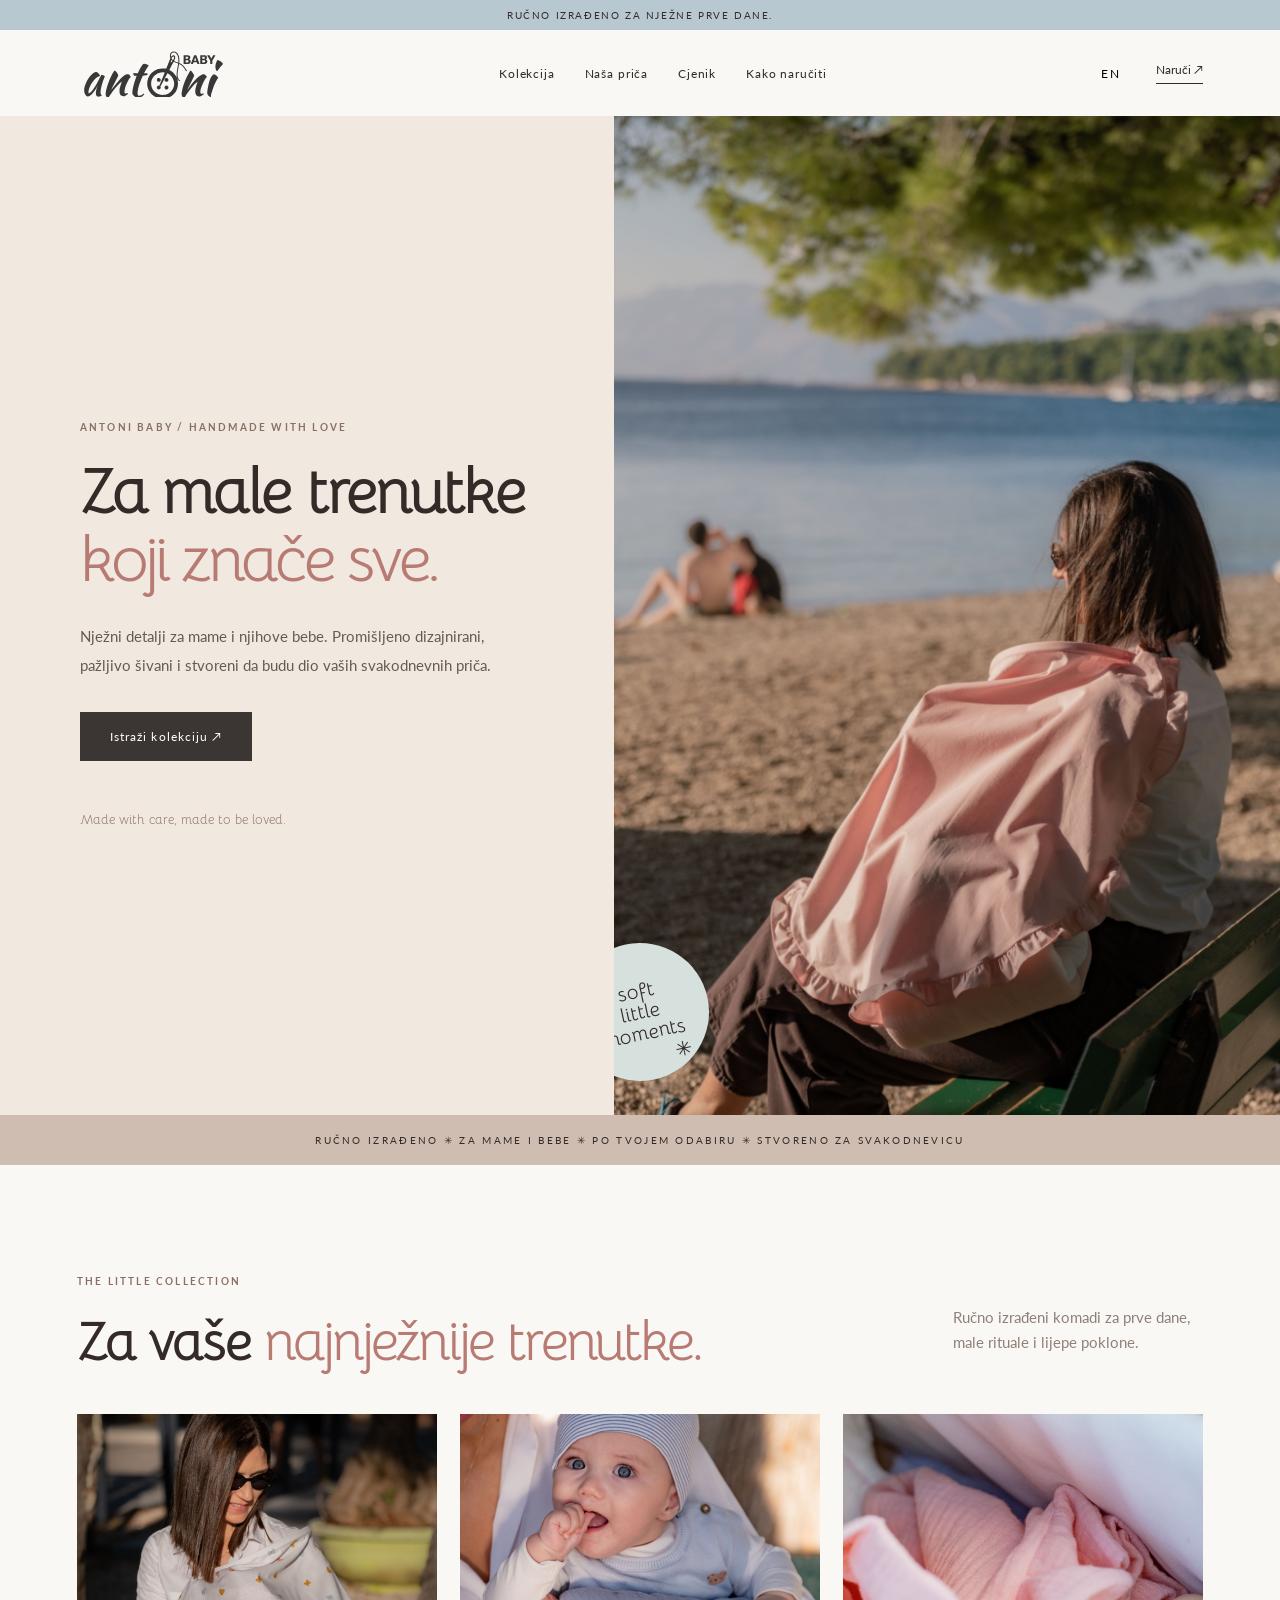
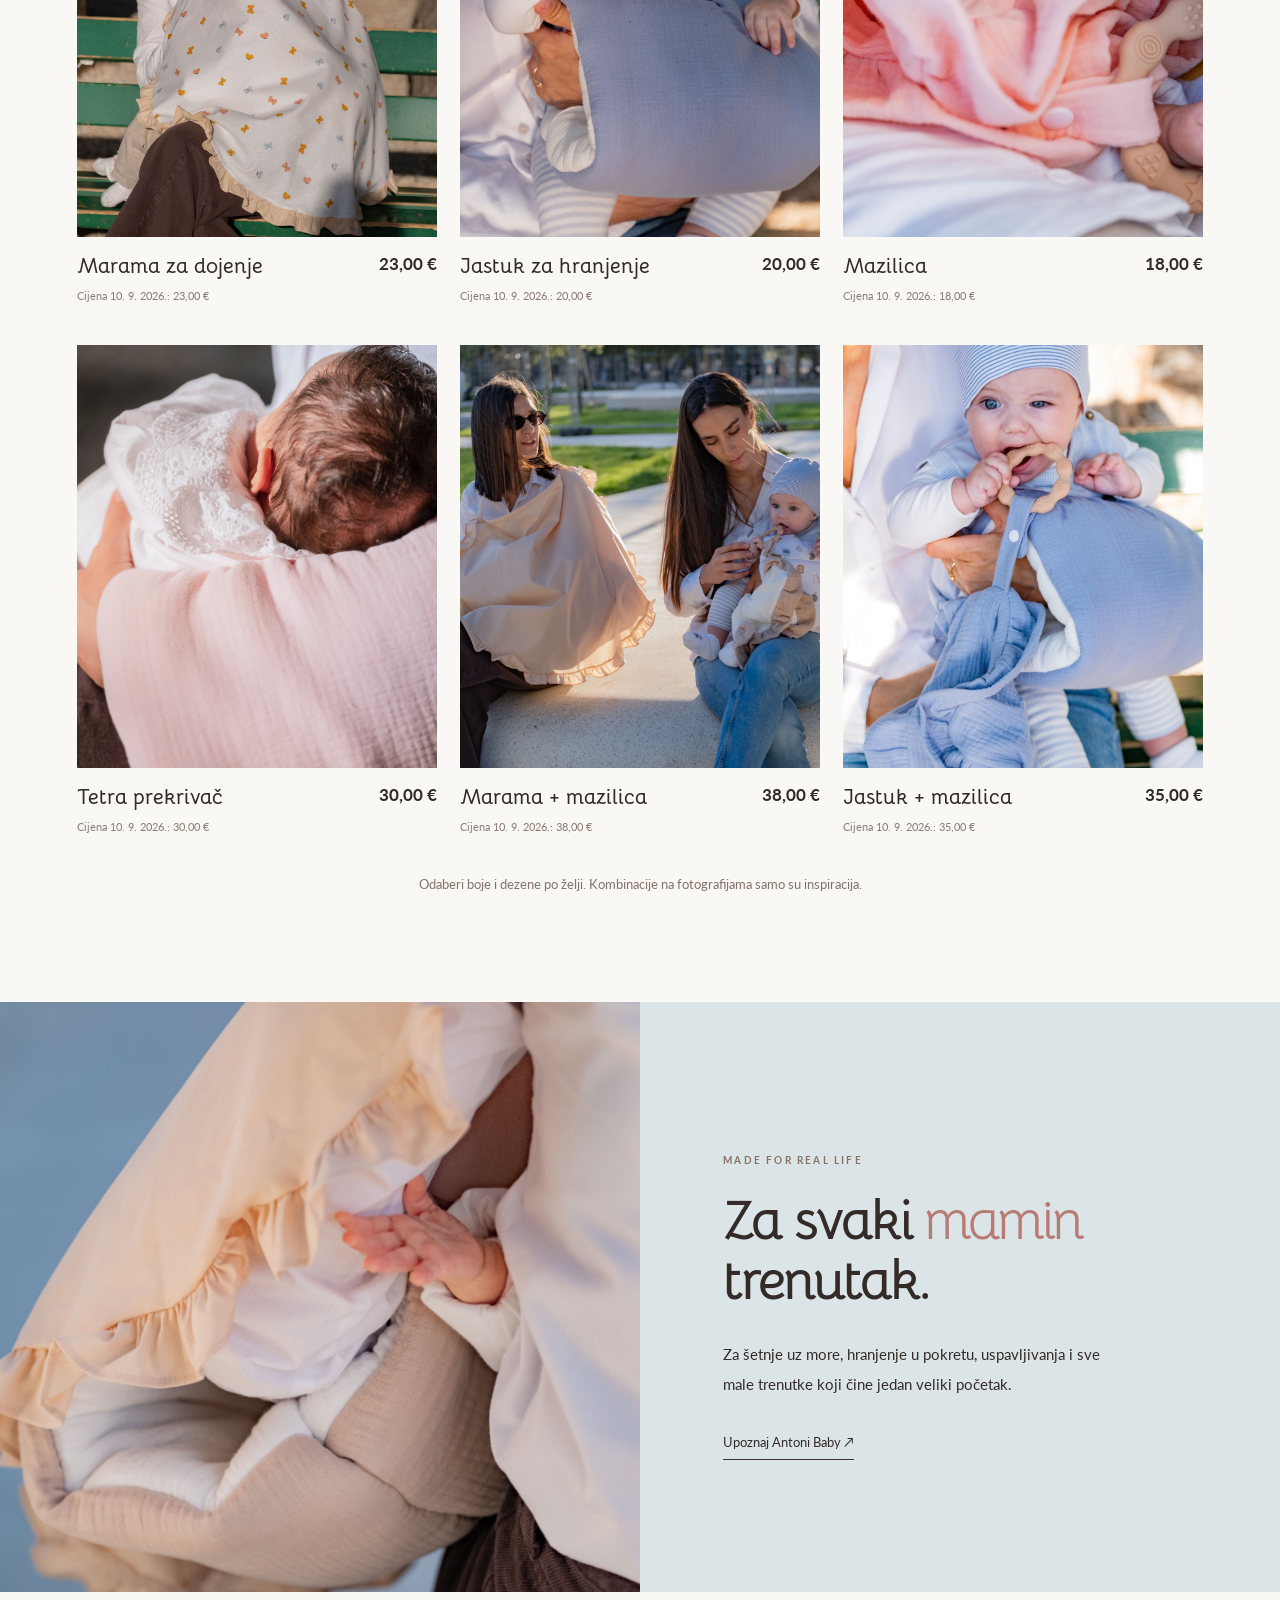
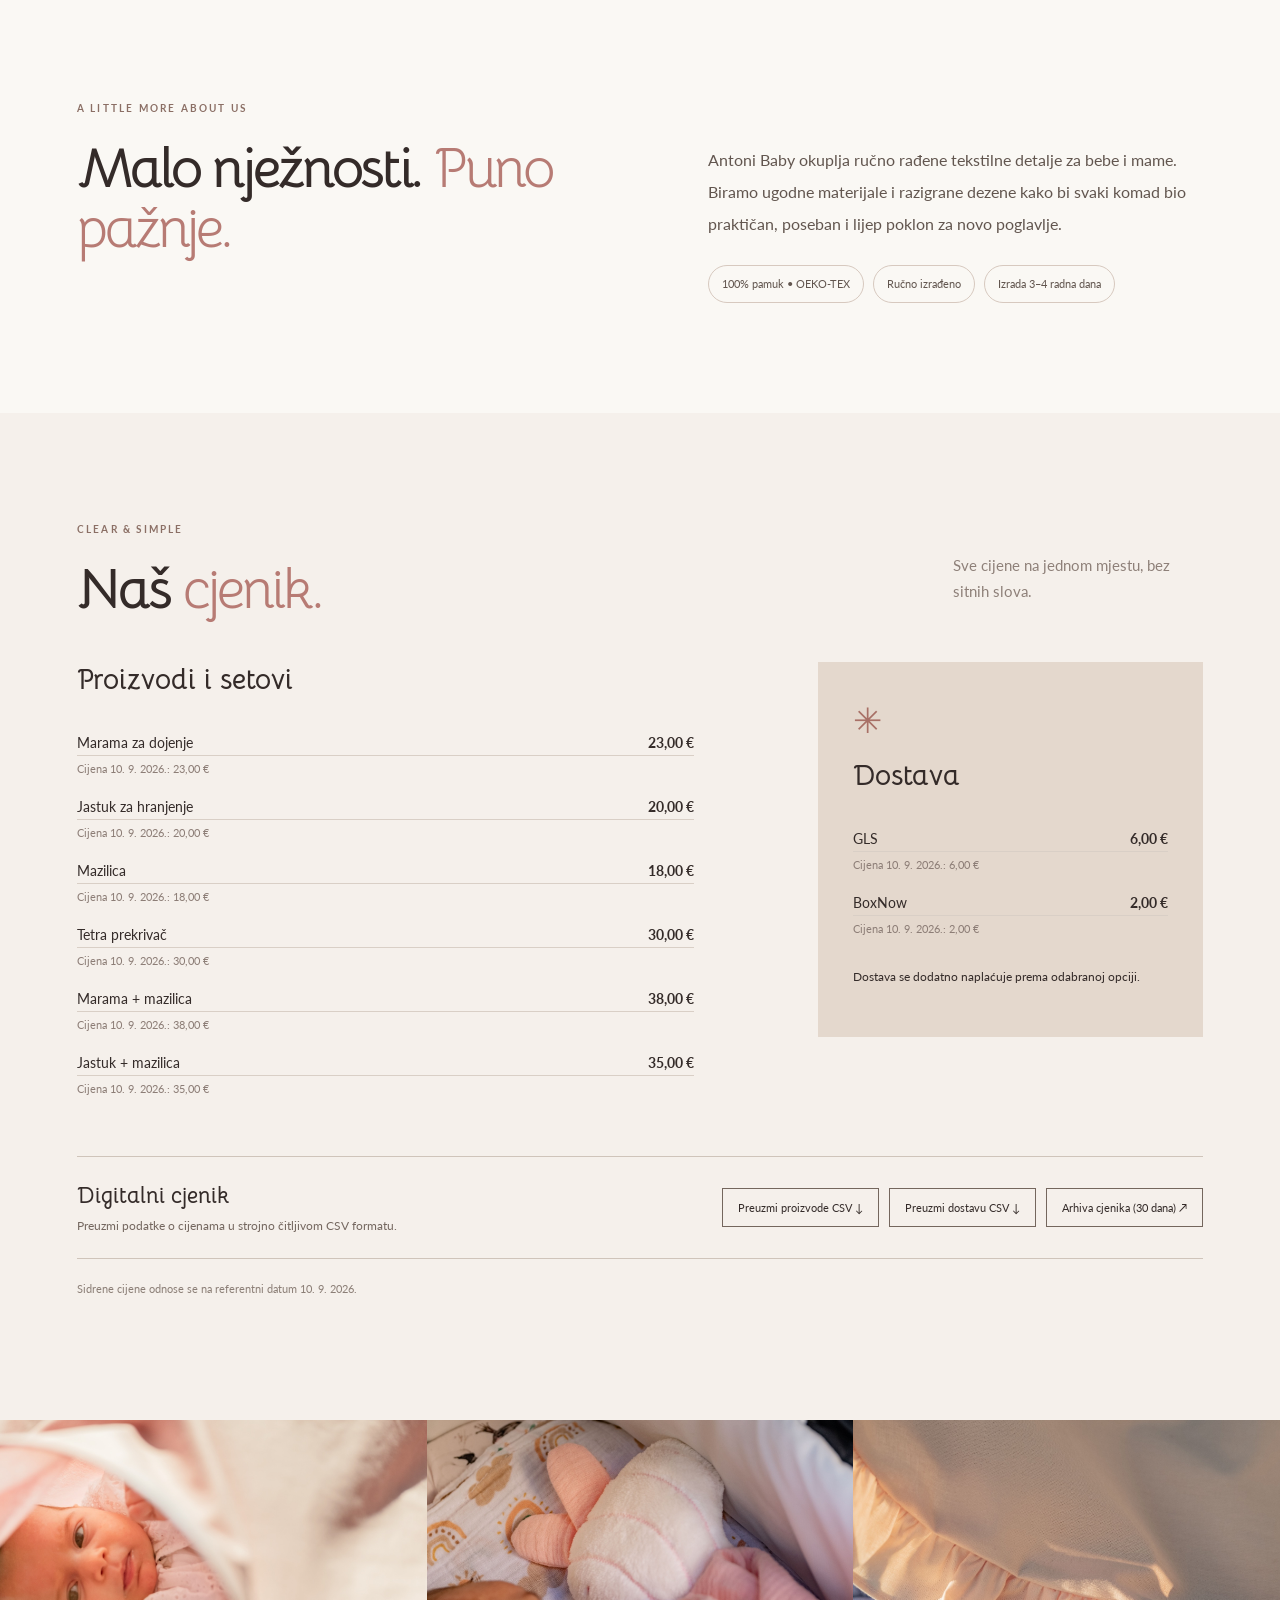
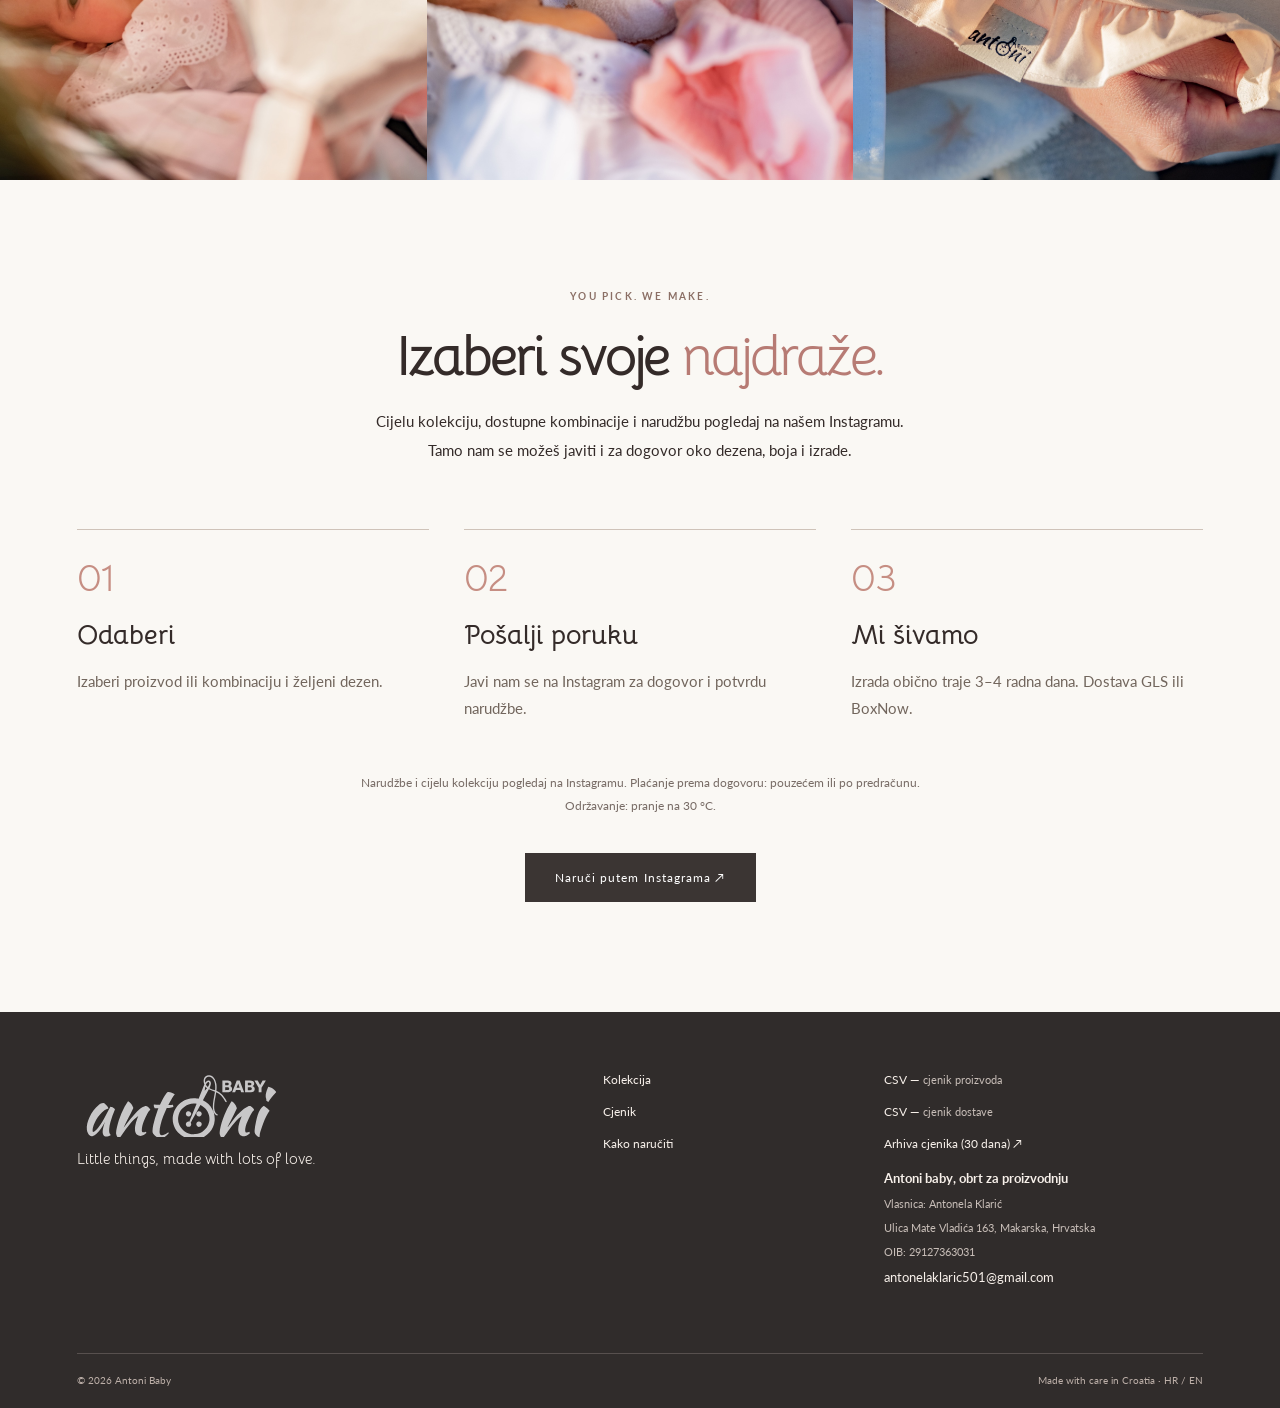
<file: index.html>
<!doctype html>
<html lang="hr">
<head>
<meta charset="utf-8">
<meta name="viewport" content="width=device-width, initial-scale=1">
<meta name="theme-color" content="#f6f1eb">
<meta name="description" content="Antoni Baby — ručno izrađene marame za dojenje, jastuci za hranjenje, mazilice i tetra prekrivači.">
<title>Antoni Baby — Made for the little moments</title>
<link rel="preconnect" href="https://fonts.googleapis.com">
<link rel="preconnect" href="https://fonts.gstatic.com" crossorigin>
<link href="https://fonts.googleapis.com/css2?family=Bellota:wght@400;700&family=Lato:wght@300;400;700&display=swap" rel="stylesheet">
<link rel="stylesheet" href="style.css">
</head>
<body>

<div class="announcement">
  <span data-i18n="announce">Ručno izrađeno za nježne prve dane.</span>
</div>

<header class="header">
  <a class="wordmark" href="#home" aria-label="Antoni Baby home">
    <img src="assets/logo.svg" alt="Antoni Baby" class="brand-logo">
  </a>
  <nav class="nav">
    <a href="#collection" data-i18n="navCollection">Kolekcija</a>
    <a href="#story" data-i18n="navStory">Naša priča</a>
    <a href="#prices" data-i18n="navPrices">Cjenik</a>
    <a href="#order" data-i18n="navOrder">Kako naručiti</a>
  </nav>
  <div class="right">
    <button class="lang" id="lang" aria-label="Switch language">EN</button>
    <a class="headcta" href="#order" data-i18n="shopCta">Naruči <span aria-hidden="true">↗</span></a>
    <button class="hamb" id="menu" aria-label="Open menu">☰</button>
  </div>
</header>

<main id="home">

<section class="hero">
  <div class="hero-text">
    <p class="eyebrow" data-i18n="eyebrow">ANTONI BABY / HANDMADE WITH LOVE</p>
    <h1 data-i18n="heroTitle">Za male trenutke <em>koji znače sve.</em></h1>
    <p class="lede" data-i18n="heroText">Nježni detalji za mame i njihove bebe. Promišljeno dizajnirani, pažljivo šivani i stvoreni da budu dio vaših svakodnevnih priča.</p>
    <a class="btn dark" href="#collection" data-i18n="discover">Istraži kolekciju ↗</a>
    <span class="hero-caption" data-i18n="heroCaption">Made with care, made to be loved.</span>
  </div>
  <div class="hero-photo">
    <img src="assets/DSCF0684.jpg" alt="Mama doji bebu uz more s Antoni Baby maramom">
    <div class="photo-sticker">soft<br>little<br>moments <span>✳</span></div>
  </div>
</section>

<div class="ticker">
  <span data-i18n="ticker">RUČNO IZRAĐENO&nbsp; ✳ &nbsp;ZA MAME I BEBE&nbsp; ✳ &nbsp;PO TVOJEM ODABIRU&nbsp; ✳ &nbsp;STVORENO ZA SVAKODNEVICU</span>
</div>

<section id="collection" class="section collection">
  <div class="section-head">
    <div>
      <p class="eyebrow" data-i18n="smallCollection">THE LITTLE COLLECTION</p>
      <h2 data-i18n="collectionTitle">Za vaše <em>najnježnije trenutke.</em></h2>
    </div>
    <p data-i18n="collectionNote">Ručno izrađeni komadi za prve dane, male rituale i lijepe poklone.</p>
  </div>
  <div class="product-grid" id="productGrid"></div>
  <p class="mixnote" data-i18n="mixnote">Odaberi boje i dezene po želji. Kombinacije na fotografijama samo su inspiracija.</p>
</section>

<section class="editorial">
  <div class="editorial-img">
    <img src="assets/DSCF1021.jpg" alt="Mama i beba uz Antoni Baby proizvode">
  </div>
  <div class="editorial-copy">
    <p class="eyebrow" data-i18n="editorialEyebrow">MADE FOR REAL LIFE</p>
    <h2 data-i18n="editorialTitle">Za svaki <em>mamin</em> trenutak.</h2>
    <p data-i18n="editorialText">Za šetnje uz more, hranjenje u pokretu, uspavljivanja i sve male trenutke koji čine jedan veliki početak.</p>
    <a class="text-link" href="#story" data-i18n="editorialLink">Upoznaj Antoni Baby ↗</a>
  </div>
</section>

<section id="story" class="section story">
  <div>
    <p class="eyebrow" data-i18n="storySmall">A LITTLE MORE ABOUT US</p>
    <h2 data-i18n="storyTitle">Malo nježnosti. <em>Puno pažnje.</em></h2>
  </div>
  <div class="story-body">
    <p data-i18n="storyText">Antoni Baby okuplja ručno rađene tekstilne detalje za bebe i mame. Biramo ugodne materijale i razigrane dezene kako bi svaki komad bio praktičan, poseban i lijep poklon za novo poglavlje.</p>
    <div class="story-points">
      <span data-i18n="storyPoint1">100% pamuk • OEKO-TEX</span>
      <span data-i18n="storyPoint2">Ručno izrađeno</span>
      <span data-i18n="storyPoint3">Izrada 3–4 radna dana</span>
    </div>
  </div>
</section>

<section id="prices" class="section prices">
  <div class="section-head">
    <div>
      <p class="eyebrow" data-i18n="priceEyebrow">CLEAR & SIMPLE</p>
      <h2 data-i18n="priceTitle">Naš <em>cjenik.</em></h2>
    </div>
    <p data-i18n="priceLead">Sve cijene na jednom mjestu, bez sitnih slova.</p>
  </div>

  <div class="price-layout">
    <div>
      <h3 data-i18n="priceProducts">Proizvodi i setovi</h3>
      <div id="priceTable"></div>
    </div>

    <div class="delivery">
      <div class="delivery-mark">✳</div>
      <h3 data-i18n="deliveryTitle">Dostava</h3>

      <div class="price-row">
        <span>GLS</span>
        <strong>6,00 €</strong>
      </div>
      <div class="anchor-line" data-i18n="glsAnchor">Cijena 10. 9. 2026.: 6,00 €</div>

      <div class="price-row">
        <span>BoxNow</span>
        <strong>2,00 €</strong>
      </div>
      <div class="anchor-line" data-i18n="boxAnchor">Cijena 10. 9. 2026.: 2,00 €</div>

      <p data-i18n="deliveryNote">Dostava se dodatno naplaćuje prema odabranoj opciji.</p>
    </div>
  </div>

  <div class="downloads">
    <div>
      <strong data-i18n="downloadsTitle">Digitalni cjenik</strong>
      <p data-i18n="downloadsCopy">Preuzmi podatke o cijenama u strojno čitljivom CSV formatu.</p>
    </div>

    <div class="download-actions">
      <a href="https://mateaalexa-maker.github.io/antonibaby/cjenik.csv" data-i18n="downloadProducts">Preuzmi proizvode CSV ↓</a>
      <a href="https://mateaalexa-maker.github.io/antonibaby/dostava.csv" data-i18n="downloadDelivery">Preuzmi dostavu CSV ↓</a>
      <a href="https://mateaalexa-maker.github.io/antonibaby/arhiva/" data-i18n="archiveLink">Arhiva cjenika (30 dana) ↗</a>
    </div>
  </div>

  <p class="fineprint" data-i18n="priceDisclaimer">Sidrene cijene odnose se na referentni datum 10. 9. 2026. </p>
</section>

<section class="gallery">
  <img src="assets/pink-baby-cover.jpg" alt="Beba ispod Antoni Baby marame za dojenje">
  <img src="assets/pink-comforter-detail.jpg" alt="Detalj mazilice uz bebu">
  <img src="assets/cream-cover-detail.jpg" alt="Detalj Antoni Baby marame za dojenje">
</section>

<section id="order" class="section order">
  <p class="eyebrow" data-i18n="orderSmall">YOU PICK. WE MAKE.</p>
  <h2 data-i18n="orderTitle">Izaberi svoje <em>najdraže.</em></h2>
  <p data-i18n="orderIntro">Cijelu kolekciju, dostupne kombinacije i narudžbu pogledaj na našem Instagramu. Tamo nam se možeš javiti i za dogovor oko dezena, boja i izrade.</p>

  <div class="steps">
    <div>
      <span>01</span>
      <h3 data-i18n="step1Title">Odaberi</h3>
      <p data-i18n="step1">Izaberi proizvod ili kombinaciju i željeni dezen.</p>
    </div>
    <div>
      <span>02</span>
      <h3 data-i18n="step2Title">Pošalji poruku</h3>
      <p data-i18n="step2">Javi nam se na Instagram za dogovor i potvrdu narudžbe.</p>
    </div>
    <div>
      <span>03</span>
      <h3 data-i18n="step3Title">Mi šivamo</h3>
      <p data-i18n="step3">Izrada obično traje 3–4 radna dana. Dostava GLS ili BoxNow.</p>
    </div>
  </div>

  <p class="payment" data-i18n="payment">Narudžbe i cijelu kolekciju pogledaj na Instagramu. Plaćanje prema dogovoru: pouzećem ili po predračunu. Održavanje: pranje na 30 °C.</p>

  <a class="btn dark" id="instagramLink" href="https://www.instagram.com/antoni_baby/" target="_blank" rel="noopener noreferrer" data-i18n="instagramCta">Naruči putem Instagrama ↗</a>
</section>

</main>

<footer>
  <div class="footer-top">
    <div>
      <img src="assets/logo.svg" alt="Antoni Baby" class="footer-logo-image">
      <p data-i18n="footerTag">Little things, made with lots of love.</p>
    </div>

    <div>
      <a href="#collection" data-i18n="navCollection">Kolekcija</a>
      <a href="#prices" data-i18n="navPrices">Cjenik</a>
      <a href="#order" data-i18n="navOrder">Kako naručiti</a>
    </div>

    <div>
      <a href="https://mateaalexa-maker.github.io/antonibaby/cjenik.csv">CSV — <span data-i18n="footerPrices">cjenik proizvoda</span></a>
      <a href="https://mateaalexa-maker.github.io/antonibaby/dostava.csv">CSV — <span data-i18n="footerShipping">cjenik dostave</span></a>
      <a href="https://mateaalexa-maker.github.io/antonibaby/arhiva/" data-i18n="archiveLink">Arhiva cjenika (30 dana)</a>

      <div class="business-details">
        <strong>Antoni baby, obrt za proizvodnju</strong>
        <span data-i18n="businessOwner">Vlasnica: Antonela Klarić</span>
        <span>Ulica Mate Vladića 163, Makarska, Hrvatska</span>
        <span>OIB: 29127363031</span>
        <a href="mailto:antonelaklaric501@gmail.com">antonelaklaric501@gmail.com</a>
      </div>
    </div>
  </div>

  <div class="footer-bottom">
    <span>© <span id="year"></span> Antoni Baby</span>
    <span>Made with care in Croatia · HR / EN</span>
  </div>
</footer>

<script src="app.js"></script>
</body>
</html>
</file>
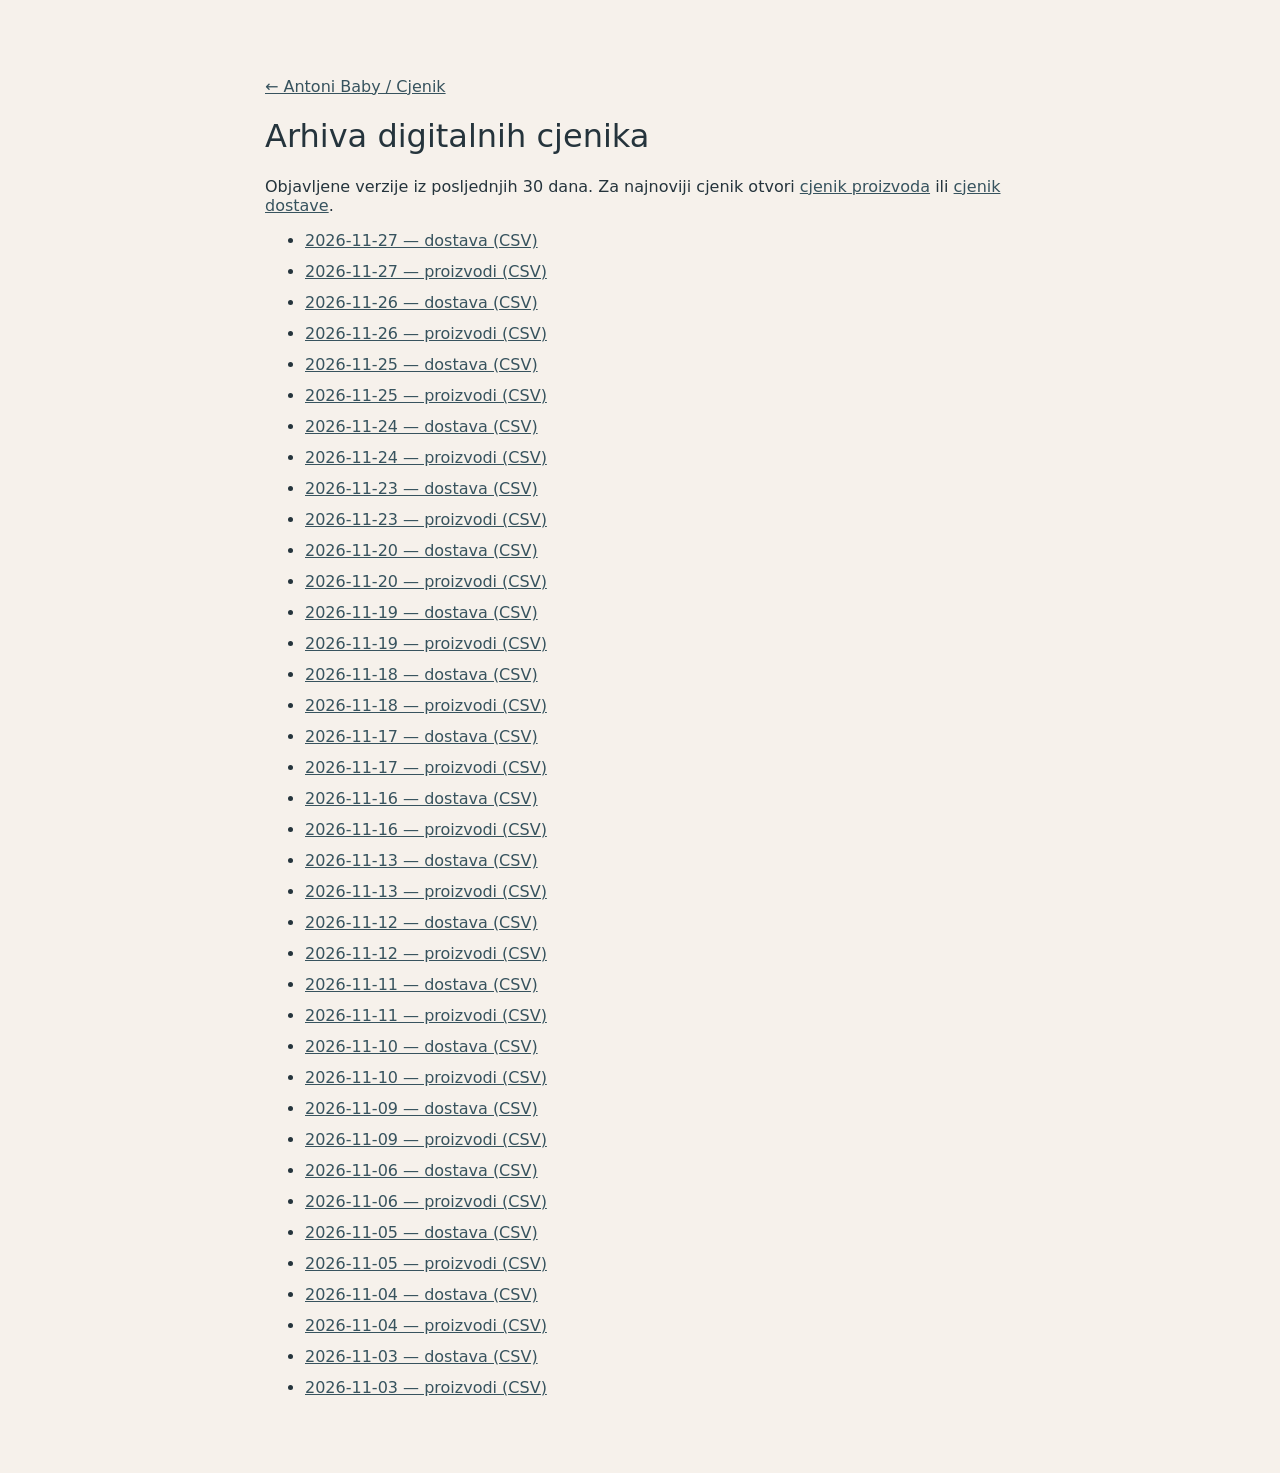
<file: pricelists/arhiva/index.html>
<!doctype html><html lang="hr"><head><meta charset="utf-8"><meta name="viewport" content="width=device-width,initial-scale=1"><title>Antoni Baby — Arhiva cjenika</title><style>body{font:16px system-ui,sans-serif;max-width:750px;margin:6vw auto;padding:0 24px;background:#f6f1eb;color:#25343c}a{color:#37535e}li{margin:12px 0}h1{font-weight:400}</style></head><body><a href="../../index.html#prices">← Antoni Baby / Cjenik</a><h1>Arhiva digitalnih cjenika</h1><p>Objavljene verzije iz posljednjih 30 dana. Za najnoviji cjenik otvori <a href="../cjenik.csv">cjenik proizvoda</a> ili <a href="../dostava.csv">cjenik dostave</a>.</p><ul><li><a href="obrt_Ulica-Mate-Vladica-163-Makarska_AB01_0019_2026-11-27_06-20_dostava.csv">2026-11-27 — dostava (CSV)</a></li>
<li><a href="obrt_Ulica-Mate-Vladica-163-Makarska_AB01_0019_2026-11-27_06-20_cjenik.csv">2026-11-27 — proizvodi (CSV)</a></li>
<li><a href="obrt_Ulica-Mate-Vladica-163-Makarska_AB01_0018_2026-11-26_06-22_dostava.csv">2026-11-26 — dostava (CSV)</a></li>
<li><a href="obrt_Ulica-Mate-Vladica-163-Makarska_AB01_0018_2026-11-26_06-22_cjenik.csv">2026-11-26 — proizvodi (CSV)</a></li>
<li><a href="obrt_Ulica-Mate-Vladica-163-Makarska_AB01_0017_2026-11-25_06-20_dostava.csv">2026-11-25 — dostava (CSV)</a></li>
<li><a href="obrt_Ulica-Mate-Vladica-163-Makarska_AB01_0017_2026-11-25_06-20_cjenik.csv">2026-11-25 — proizvodi (CSV)</a></li>
<li><a href="obrt_Ulica-Mate-Vladica-163-Makarska_AB01_0016_2026-11-24_06-17_dostava.csv">2026-11-24 — dostava (CSV)</a></li>
<li><a href="obrt_Ulica-Mate-Vladica-163-Makarska_AB01_0016_2026-11-24_06-17_cjenik.csv">2026-11-24 — proizvodi (CSV)</a></li>
<li><a href="obrt_Ulica-Mate-Vladica-163-Makarska_AB01_0015_2026-11-23_06-28_dostava.csv">2026-11-23 — dostava (CSV)</a></li>
<li><a href="obrt_Ulica-Mate-Vladica-163-Makarska_AB01_0015_2026-11-23_06-28_cjenik.csv">2026-11-23 — proizvodi (CSV)</a></li>
<li><a href="obrt_Ulica-Mate-Vladica-163-Makarska_AB01_0014_2026-11-20_06-11_dostava.csv">2026-11-20 — dostava (CSV)</a></li>
<li><a href="obrt_Ulica-Mate-Vladica-163-Makarska_AB01_0014_2026-11-20_06-11_cjenik.csv">2026-11-20 — proizvodi (CSV)</a></li>
<li><a href="obrt_Ulica-Mate-Vladica-163-Makarska_AB01_0013_2026-11-19_06-15_dostava.csv">2026-11-19 — dostava (CSV)</a></li>
<li><a href="obrt_Ulica-Mate-Vladica-163-Makarska_AB01_0013_2026-11-19_06-15_cjenik.csv">2026-11-19 — proizvodi (CSV)</a></li>
<li><a href="obrt_Ulica-Mate-Vladica-163-Makarska_AB01_0012_2026-11-18_06-11_dostava.csv">2026-11-18 — dostava (CSV)</a></li>
<li><a href="obrt_Ulica-Mate-Vladica-163-Makarska_AB01_0012_2026-11-18_06-11_cjenik.csv">2026-11-18 — proizvodi (CSV)</a></li>
<li><a href="obrt_Ulica-Mate-Vladica-163-Makarska_AB01_0011_2026-11-17_06-07_dostava.csv">2026-11-17 — dostava (CSV)</a></li>
<li><a href="obrt_Ulica-Mate-Vladica-163-Makarska_AB01_0011_2026-11-17_06-07_cjenik.csv">2026-11-17 — proizvodi (CSV)</a></li>
<li><a href="obrt_Ulica-Mate-Vladica-163-Makarska_AB01_0010_2026-11-16_06-38_dostava.csv">2026-11-16 — dostava (CSV)</a></li>
<li><a href="obrt_Ulica-Mate-Vladica-163-Makarska_AB01_0010_2026-11-16_06-38_cjenik.csv">2026-11-16 — proizvodi (CSV)</a></li>
<li><a href="obrt_Ulica-Mate-Vladica-163-Makarska_AB01_0009_2026-11-13_06-07_dostava.csv">2026-11-13 — dostava (CSV)</a></li>
<li><a href="obrt_Ulica-Mate-Vladica-163-Makarska_AB01_0009_2026-11-13_06-07_cjenik.csv">2026-11-13 — proizvodi (CSV)</a></li>
<li><a href="obrt_Ulica-Mate-Vladica-163-Makarska_AB01_0008_2026-11-12_06-09_dostava.csv">2026-11-12 — dostava (CSV)</a></li>
<li><a href="obrt_Ulica-Mate-Vladica-163-Makarska_AB01_0008_2026-11-12_06-09_cjenik.csv">2026-11-12 — proizvodi (CSV)</a></li>
<li><a href="obrt_Ulica-Mate-Vladica-163-Makarska_AB01_0007_2026-11-11_06-08_dostava.csv">2026-11-11 — dostava (CSV)</a></li>
<li><a href="obrt_Ulica-Mate-Vladica-163-Makarska_AB01_0007_2026-11-11_06-08_cjenik.csv">2026-11-11 — proizvodi (CSV)</a></li>
<li><a href="obrt_Ulica-Mate-Vladica-163-Makarska_AB01_0006_2026-11-10_06-00_dostava.csv">2026-11-10 — dostava (CSV)</a></li>
<li><a href="obrt_Ulica-Mate-Vladica-163-Makarska_AB01_0006_2026-11-10_06-00_cjenik.csv">2026-11-10 — proizvodi (CSV)</a></li>
<li><a href="obrt_Ulica-Mate-Vladica-163-Makarska_AB01_0005_2026-11-09_06-14_dostava.csv">2026-11-09 — dostava (CSV)</a></li>
<li><a href="obrt_Ulica-Mate-Vladica-163-Makarska_AB01_0005_2026-11-09_06-14_cjenik.csv">2026-11-09 — proizvodi (CSV)</a></li>
<li><a href="obrt_Ulica-Mate-Vladica-163-Makarska_AB01_0004_2026-11-06_06-05_dostava.csv">2026-11-06 — dostava (CSV)</a></li>
<li><a href="obrt_Ulica-Mate-Vladica-163-Makarska_AB01_0004_2026-11-06_06-05_cjenik.csv">2026-11-06 — proizvodi (CSV)</a></li>
<li><a href="obrt_Ulica-Mate-Vladica-163-Makarska_AB01_0003_2026-11-05_06-07_dostava.csv">2026-11-05 — dostava (CSV)</a></li>
<li><a href="obrt_Ulica-Mate-Vladica-163-Makarska_AB01_0003_2026-11-05_06-07_cjenik.csv">2026-11-05 — proizvodi (CSV)</a></li>
<li><a href="obrt_Ulica-Mate-Vladica-163-Makarska_AB01_0002_2026-11-04_06-06_dostava.csv">2026-11-04 — dostava (CSV)</a></li>
<li><a href="obrt_Ulica-Mate-Vladica-163-Makarska_AB01_0002_2026-11-04_06-06_cjenik.csv">2026-11-04 — proizvodi (CSV)</a></li>
<li><a href="obrt_Ulica-Mate-Vladica-163-Makarska_AB01_0001_2026-11-03_09-19_dostava.csv">2026-11-03 — dostava (CSV)</a></li>
<li><a href="obrt_Ulica-Mate-Vladica-163-Makarska_AB01_0001_2026-11-03_09-19_cjenik.csv">2026-11-03 — proizvodi (CSV)</a></li></ul></body></html>
</file>
<file: style.css>
*{box-sizing:border-box}html{scroll-behavior:smooth}body{margin:0;color:#342b29;background:#faf8f4;font-family:Lato,Arial,sans-serif;font-size:15px}a{color:inherit;text-decoration:none}button{font:inherit;cursor:pointer}img{display:block;width:100%;height:100%;object-fit:cover}.announcement{background:#b8c8d0;text-align:center;padding:9px 12px;font-size:10px;letter-spacing:.16em;text-transform:uppercase}.header{height:86px;display:flex;align-items:center;justify-content:space-between;padding:0 6%;background:#faf8f4;position:relative;z-index:10}.wordmark,.footer-logo{font-family:Bellota,sans-serif;font-weight:700;font-size:29px;letter-spacing:-2px}.wordmark span,.footer-logo span{font-weight:400}.wordmark i{font-style:normal;color:#cf9186;margin-left:4px}.nav,.right{display:flex;align-items:center;gap:30px}.nav a{font-size:12px;letter-spacing:.07em}.nav a:hover,.text-link:hover{color:#a76a66}.lang{border:0;background:none;font-size:12px;letter-spacing:.12em}.headcta{border-bottom:1px solid #342b29;padding-bottom:6px;font-size:12px}.hamb{display:none;background:transparent;border:0;font-size:23px}.hero{display:grid;grid-template-columns:48% 52%;min-height:650px;background:#f1e8df}.hero-text{padding:12% 10% 9% 13%;display:flex;align-items:flex-start;justify-content:center;flex-direction:column}.eyebrow{font-size:10px;letter-spacing:.22em;font-weight:700;color:#8b6f65;text-transform:uppercase;margin:0 0 24px}h1,h2,h3,p{margin-top:0}h1,h2,h3{font-family:Bellota,sans-serif;font-weight:700}h1{font-size:clamp(50px,5.1vw,88px);line-height:1.05;letter-spacing:-.06em;margin-bottom:28px}h1 em,h2 em{font-weight:400;font-style:normal;color:#b77b74}.lede{max-width:420px;line-height:1.95;color:#645b55;margin-bottom:32px}.btn{display:inline-block;padding:17px 30px;font-size:12px;letter-spacing:.09em;transition:transform .2s}.btn:hover{transform:translateY(-3px)}.dark{background:#3b3533;color:#fff}.hero-caption{font-family:Bellota;font-size:13px;margin-top:50px;color:#9a8278}.hero-photo{min-height:650px;position:relative;overflow:hidden}.hero-photo img{object-position:center 53%}.photo-sticker{position:absolute;bottom:34px;left:-43px;background:#d6e0dd;border-radius:50%;height:138px;width:138px;transform:rotate(-12deg);display:flex;align-items:center;justify-content:center;text-align:center;font-family:Bellota;font-size:20px;line-height:1.05}.photo-sticker span{position:absolute;right:25px;bottom:13px}.ticker{background:#cfbdb1;padding:19px;text-align:center;letter-spacing:.23em;font-size:10px;overflow:hidden;white-space:nowrap}.section{max-width:1320px;margin:auto;padding:110px 6%}.section-head{display:flex;justify-content:space-between;align-items:end;gap:30px;margin-bottom:43px}.section-head>p{max-width:250px;color:#8e8079;line-height:1.7}h2{font-size:clamp(41px,4.4vw,68px);line-height:1.07;letter-spacing:-.055em;margin:0}.product-grid{display:grid;grid-template-columns:repeat(3,1fr);gap:43px 23px}.product-image{aspect-ratio:4/4.7;overflow:hidden;background:#efe7e1}.product-image img{transition:transform .5s}.product-card:hover img{transform:scale(1.045)}.product-info{display:flex;justify-content:space-between;gap:10px;padding:16px 0 4px}.product-info h3{font-size:21px;margin:0}.product-info strong{font-size:17px;white-space:nowrap}.anchor-line{font-size:11px;color:#8c7d76;margin-top:6px}.mixnote{margin:43px auto 0;text-align:center;font-size:13px;color:#84736c}.editorial{display:grid;grid-template-columns:1fr 1fr;background:#dbe5e7;min-height:590px}.editorial-img{height:590px}.editorial-copy{padding:15% 15% 12% 13%;align-self:center}.editorial-copy h2{margin-bottom:28px}.editorial-copy>p:not(.eyebrow){line-height:2;max-width:400px}.text-link{display:inline-block;border-bottom:1px solid #403633;padding-bottom:9px;font-size:13px;margin-top:20px}.story{display:grid;grid-template-columns:1fr 1fr;gap:12%}.story-body{padding-top:42px;line-height:2;color:#62564f;font-size:16px}.story-points{display:flex;flex-wrap:wrap;gap:9px;margin-top:25px}.story-points span{border:1px solid #d7c9bf;border-radius:40px;padding:7px 13px;font-size:11px}.prices{background:#f5f0eb;max-width:none;padding-left:max(6%,calc((100% - 1160px)/2));padding-right:max(6%,calc((100% - 1160px)/2))}.price-layout{display:grid;grid-template-columns:1.6fr 1fr;gap:11%}.price-layout h3{font-size:28px;margin-bottom:20px}.price-row{display:flex;justify-content:space-between;gap:10px;padding:17px 0 4px;border-bottom:1px solid #d9cfc6;font-size:14px}.price-row strong{white-space:nowrap}.price-row+.anchor-line{padding-bottom:6px}.delivery{background:#e4d8cd;padding:36px 35px;align-self:start}.delivery-mark{font-size:35px;color:#a87066;margin-bottom:17px}.delivery p{font-size:12px;line-height:1.9;margin-top:25px}.downloads{margin-top:55px;border-top:1px solid #cfc4ba;border-bottom:1px solid #cfc4ba;padding:25px 0;display:flex;justify-content:space-between;gap:20px;align-items:center}.downloads strong{font-family:Bellota;font-size:22px}.downloads p{font-size:12px;margin:9px 0 0;color:#74675f}.download-actions{display:flex;gap:10px;flex-wrap:wrap}.download-actions a{border:1px solid #74665d;padding:12px 15px;font-size:11px;white-space:nowrap}.download-actions a:hover{background:#342b29;color:white}.fineprint{font-size:11px;color:#8b7e76;line-height:1.8;margin-top:20px}.gallery{display:grid;grid-template-columns:repeat(3,1fr);height:360px}.gallery img{min-width:0}.order{text-align:center}.order h2{margin-bottom:21px}.order>p:not(.eyebrow){max-width:560px;line-height:1.9;margin-left:auto;margin-right:auto}.steps{display:grid;grid-template-columns:repeat(3,1fr);gap:35px;text-align:left;margin:65px 0 35px}.steps>div{border-top:1px solid #cfc3b9;padding-top:24px}.steps span{font-family:Bellota;font-size:38px;color:#c68e83}.steps h3{font-size:27px;margin:16px 0}.steps p{line-height:1.8;color:#72665d}.order .payment{font-size:12px;color:#786c66;margin-bottom:35px}.order .placeholder{font-size:10px;color:#a7756e;margin-top:15px}footer{background:#302c2b;color:#f7f0ea;padding:60px 6% 22px}.footer-top{display:grid;grid-template-columns:2fr 1fr 1.3fr;gap:35px;padding-bottom:65px}.footer-logo{font-size:40px}.footer-top p{margin-top:12px;font-family:Bellota}.footer-top>div:not(:first-child){display:flex;flex-direction:column;gap:17px;font-size:12px}.footer-top>div:last-child span:not(.footer-logo){font-size:11px;color:#c8beb8}.footer-bottom{border-top:1px solid #57504e;padding-top:20px;display:flex;justify-content:space-between;font-size:10px;color:#bdb0a9}@media(max-width:850px){.header{padding:0 5%;height:72px}.hamb{display:block}.headcta{display:none}.nav{display:none;position:absolute;top:72px;left:0;right:0;background:#faf8f4;box-shadow:0 10px 15px #0001;padding:24px;flex-direction:column;align-items:flex-start}.nav.show{display:flex}.hero{grid-template-columns:1fr}.hero-text{padding:70px 7% 55px;min-height:430px}.hero-photo{min-height:440px;height:58vh}.photo-sticker{left:20px;bottom:20px}.section{padding:75px 6%}.product-grid{grid-template-columns:repeat(2,1fr)}.editorial{grid-template-columns:1fr}.editorial-img{height:420px}.editorial-copy{padding:65px 7%}.story{gap:20px}.price-layout{gap:5%}.gallery{height:270px}}@media(max-width:570px){h1{font-size:55px}.section-head{display:block}.section-head>p{margin:20px 0 0}.product-grid{gap:28px 13px}.product-info{display:block}.product-info h3{font-size:18px;margin-bottom:8px}.product-image{aspect-ratio:4/5}.story,.price-layout,.steps{grid-template-columns:1fr}.story-body{padding:0}.delivery{margin-top:28px}.downloads{display:block}.download-actions{margin-top:22px}.gallery{height:190px}.footer-top{grid-template-columns:1fr 1fr}.footer-top>div:first-child{grid-column:span 2}.hero-photo{height:65vh}.ticker{font-size:9px}.steps{gap:28px}.footer-bottom{gap:15px}}.brand-logo{width:154px;height:auto;object-fit:contain}.footer-logo-image{width:210px;height:auto;filter:invert(1);object-fit:contain}

/* Business details */
.business-details {display:flex; flex-direction:column; gap:7px; font-size:13px; line-height:1.55;}
.business-details strong {font-weight:700;}
.business-details span {display:block;}
.business-details a {overflow-wrap:anywhere;}
</file>
